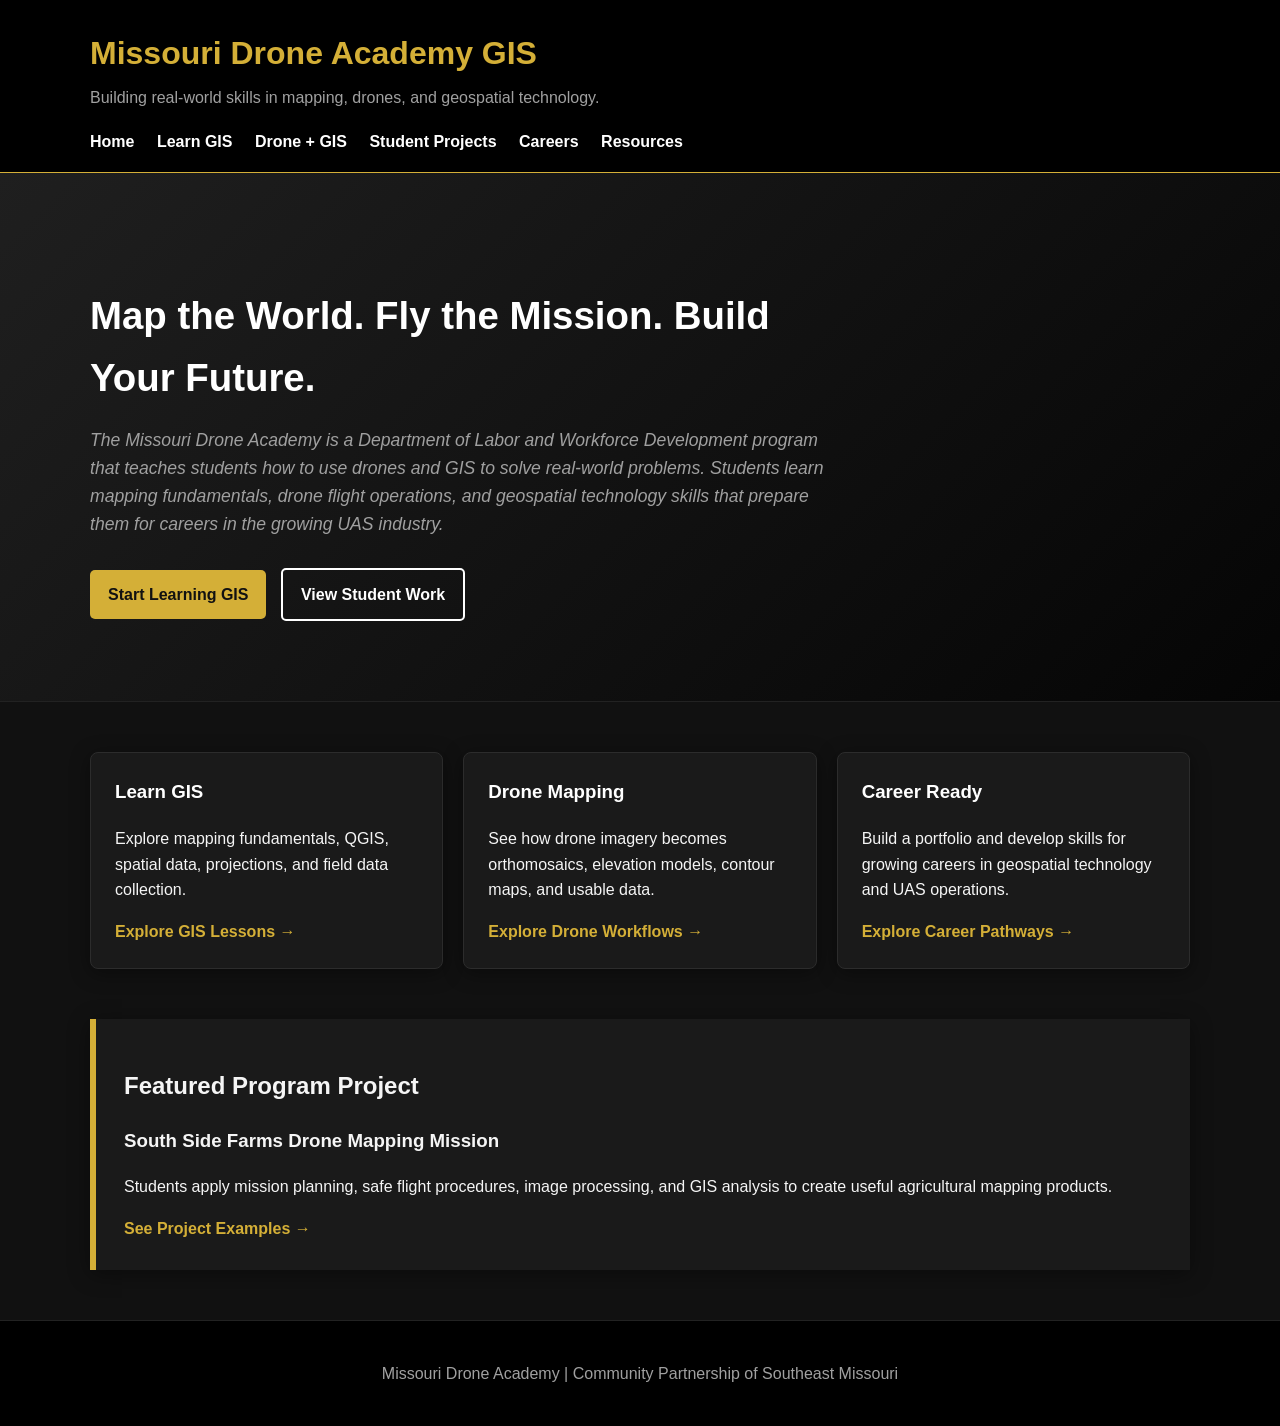
<file: index.html>
<!DOCTYPE html>
<html lang="en">
<head>
  <meta charset="UTF-8">
  <meta name="viewport" content="width=device-width, initial-scale=1.0">
  <title>Missouri Drone Academy | GIS</title>
  <link rel="stylesheet" href="css/style.css">
</head>

<body>
  <header>
    <div class="container">
      <h1>Missouri Drone Academy GIS</h1>
      <p>Building real-world skills in mapping, drones, and geospatial technology.</p>

      <nav>
        <a href="index.html">Home</a>
        <a href="gis.html">Learn GIS</a>
        <a href="drones.html">Drone + GIS</a>
        <a href="projects.html">Student Projects</a>
        <a href="careers.html">Careers</a>
        <a href="resources.html">Resources</a>
      </nav>
    </div>
  </header>

  <main>
    <section class="hero">
      <div class="container">
        <h2>Map the World. Fly the Mission. Build Your Future.</h2>
        <p>
          <em> 
            The Missouri Drone Academy is a Department of Labor and Workforce Development program that teaches students how to use drones and GIS to solve real-world problems. Students learn mapping fundamentals, drone flight operations, and geospatial technology skills that prepare them for careers in the growing UAS industry.
          </em>
        </p>
        <a class="button" href="gis.html">Start Learning GIS</a>
        <a class="button secondary" href="projects.html">View Student Work</a>
      </div>
    </section>

    <section class="container cards">
      <article class="card">
        <h3>Learn GIS</h3>
        <p>Explore mapping fundamentals, QGIS, spatial data, projections, and field data collection.</p>
        <a href="gis.html">Explore GIS Lessons →</a>
      </article>

      <article class="card">
        <h3>Drone Mapping</h3>
        <p>See how drone imagery becomes orthomosaics, elevation models, contour maps, and usable data.</p>
        <a href="drones.html">Explore Drone Workflows →</a>
      </article>

      <article class="card">
        <h3>Career Ready</h3>
        <p>Build a portfolio and develop skills for growing careers in geospatial technology and UAS operations.</p>
        <a href="careers.html">Explore Career Pathways →</a>
      </article>
    </section>

    <section class="container spotlight">
      <h2>Featured Program Project</h2>
      <h3>South Side Farms Drone Mapping Mission</h3>
      <p>
        Students apply mission planning, safe flight procedures, image processing,
        and GIS analysis to create useful agricultural mapping products.
      </p>
      <a href="projects.html">See Project Examples →</a>
    </section>
  </main>

  <footer>
    <p>Missouri Drone Academy | Community Partnership of Southeast Missouri</p>
  </footer>
</body>
</html>
  </div>
</section>
</file>
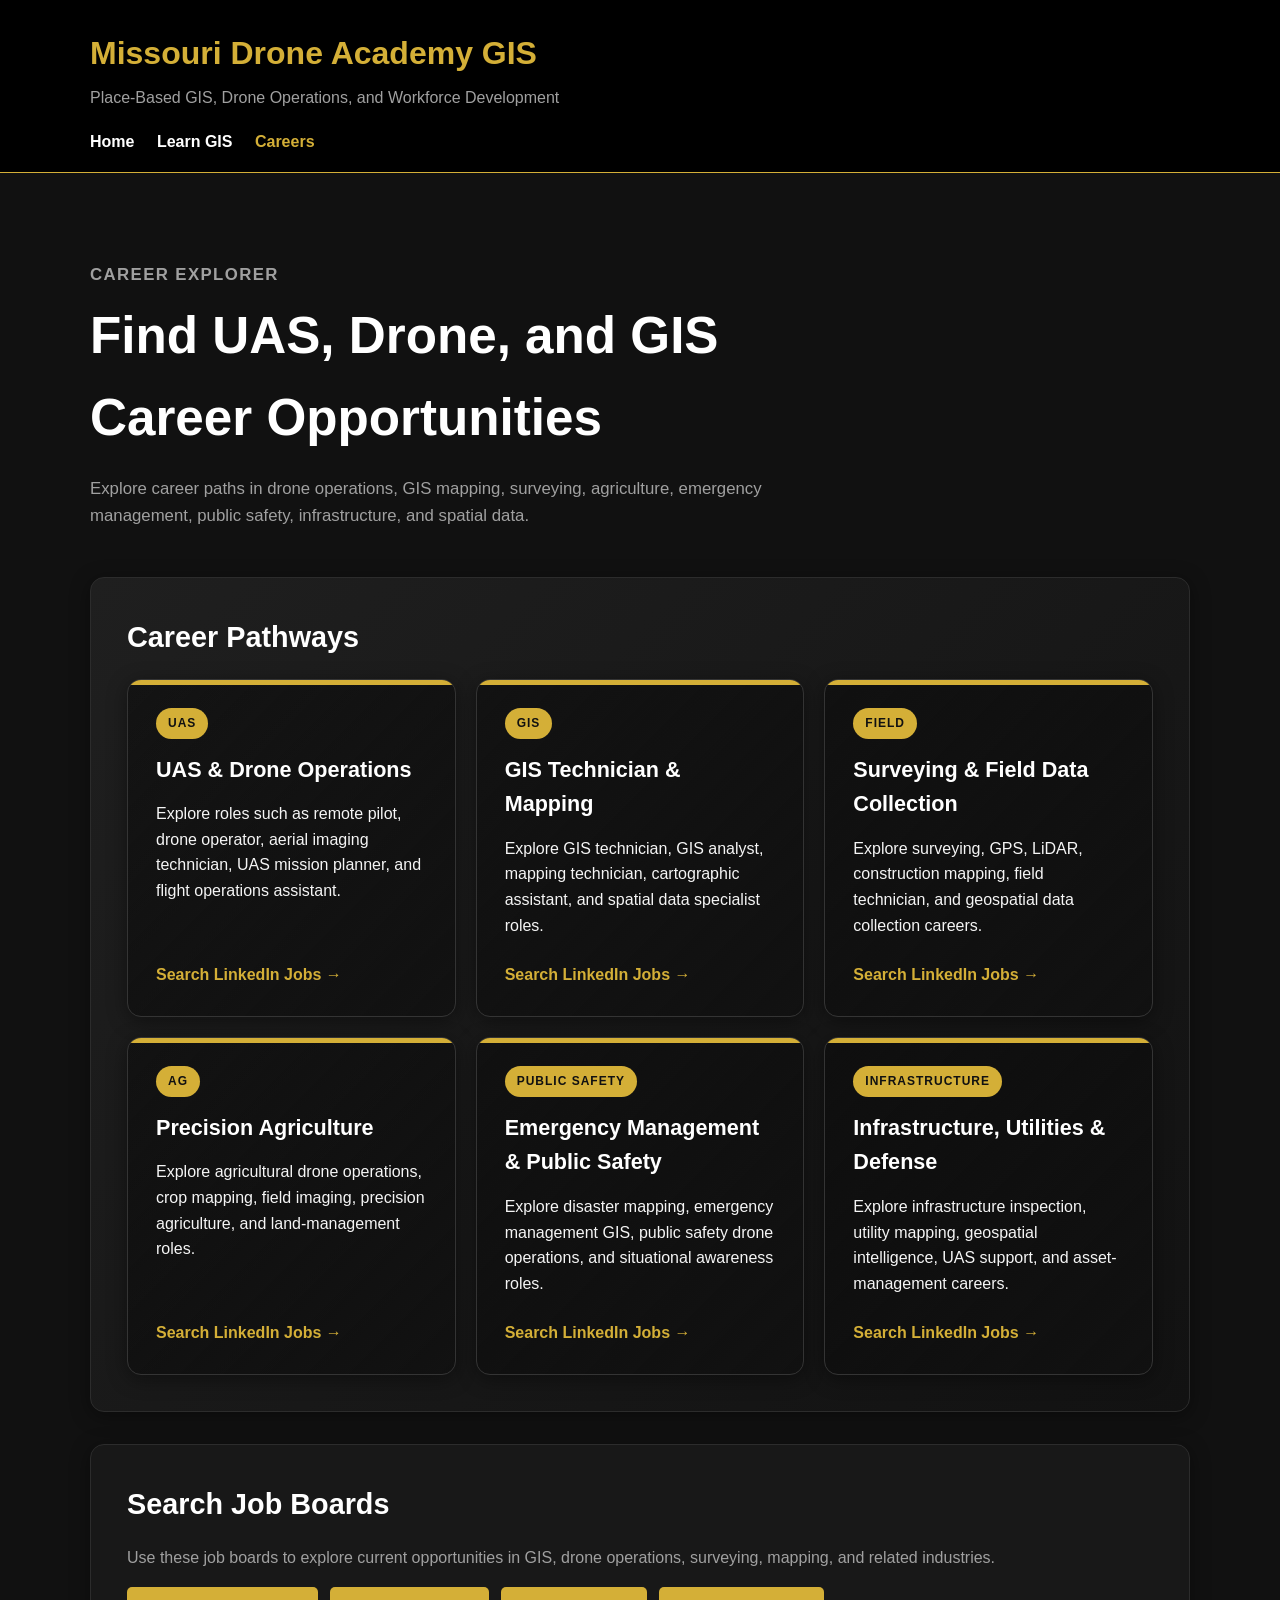
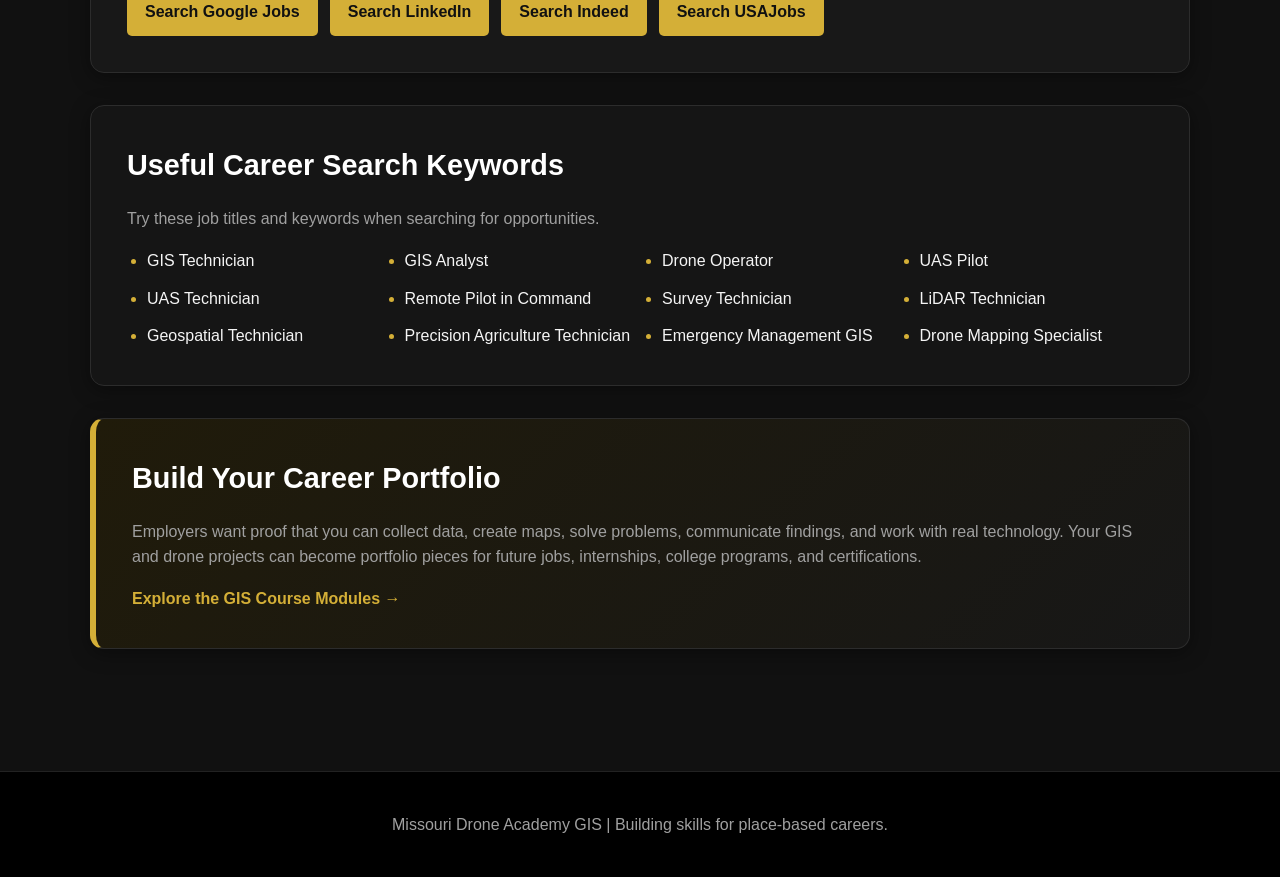
<file: careers.html>
<!DOCTYPE html>
<html lang="en">
<head>
  <meta charset="UTF-8">
  <meta name="viewport" content="width=device-width, initial-scale=1.0">

  <title>Careers | Missouri Drone Academy GIS</title>

  <link rel="stylesheet" href="css/style.css">
</head>

<body>

  <header>
    <div class="container">
      <h1>Missouri Drone Academy GIS</h1>
      <p>Place-Based GIS, Drone Operations, and Workforce Development</p>

      <nav>
        <a href="index.html">Home</a>
        <a href="gis.html">Learn GIS</a>
        <a class="active" href="careers.html">Careers</a>
      </nav>
    </div>
  </header>

  <main class="careers-page">
    <div class="container">

      <section class="careers-hero">
        <p class="eyebrow">CAREER EXPLORER</p>

        <h2>Find UAS, Drone, and GIS Career Opportunities</h2>

        <p>
          Explore career paths in drone operations, GIS mapping, surveying,
          agriculture, emergency management, public safety, infrastructure,
          and spatial data.
        </p>
      </section>

      <section class="careers-section careers-pathways">
        <h2>Career Pathways</h2>

        <div class="career-grid">

          <article class="career-card">
            <span class="career-badge">UAS</span>

            <h3>UAS &amp; Drone Operations</h3>

            <p>
              Explore roles such as remote pilot, drone operator,
              aerial imaging technician, UAS mission planner,
              and flight operations assistant.
            </p>

            <a
              href="https://www.linkedin.com/jobs/search/?keywords=UAS%20Drone%20Operator"
              target="_blank"
              rel="noopener noreferrer"
            >
              Search LinkedIn Jobs →
            </a>
          </article>

          <article class="career-card">
            <span class="career-badge">GIS</span>

            <h3>GIS Technician &amp; Mapping</h3>

            <p>
              Explore GIS technician, GIS analyst, mapping technician,
              cartographic assistant, and spatial data specialist roles.
            </p>

            <a
              href="https://www.linkedin.com/jobs/search/?keywords=GIS%20Technician"
              target="_blank"
              rel="noopener noreferrer"
            >
              Search LinkedIn Jobs →
            </a>
          </article>

          <article class="career-card">
            <span class="career-badge">FIELD</span>

            <h3>Surveying &amp; Field Data Collection</h3>

            <p>
              Explore surveying, GPS, LiDAR, construction mapping,
              field technician, and geospatial data collection careers.
            </p>

            <a
              href="https://www.linkedin.com/jobs/search/?keywords=Survey%20Technician%20GIS"
              target="_blank"
              rel="noopener noreferrer"
            >
              Search LinkedIn Jobs →
            </a>
          </article>

          <article class="career-card">
            <span class="career-badge">AG</span>

            <h3>Precision Agriculture</h3>

            <p>
              Explore agricultural drone operations, crop mapping,
              field imaging, precision agriculture, and land-management roles.
            </p>

            <a
              href="https://www.linkedin.com/jobs/search/?keywords=Precision%20Agriculture%20Drone"
              target="_blank"
              rel="noopener noreferrer"
            >
              Search LinkedIn Jobs →
            </a>
          </article>

          <article class="career-card">
            <span class="career-badge">PUBLIC SAFETY</span>

            <h3>Emergency Management &amp; Public Safety</h3>

            <p>
              Explore disaster mapping, emergency management GIS,
              public safety drone operations, and situational awareness roles.
            </p>

            <a
              href="https://www.linkedin.com/jobs/search/?keywords=Emergency%20Management%20GIS"
              target="_blank"
              rel="noopener noreferrer"
            >
              Search LinkedIn Jobs →
            </a>
          </article>

          <article class="career-card">
            <span class="career-badge">INFRASTRUCTURE</span>

            <h3>Infrastructure, Utilities &amp; Defense</h3>

            <p>
              Explore infrastructure inspection, utility mapping,
              geospatial intelligence, UAS support, and asset-management careers.
            </p>

            <a
              href="https://www.linkedin.com/jobs/search/?keywords=Geospatial%20UAS"
              target="_blank"
              rel="noopener noreferrer"
            >
              Search LinkedIn Jobs →
            </a>
          </article>

        </div>
      </section>

      <section class="careers-section careers-job-search">
        <h2>Search Job Boards</h2>

        <p>
          Use these job boards to explore current opportunities in GIS,
          drone operations, surveying, mapping, and related industries.
        </p>

        <div class="job-search-buttons">
          <a
            class="job-board-button"
            href="https://www.google.com/search?q=UAS+GIS+jobs"
            target="_blank"
            rel="noopener noreferrer"
          >
            Search Google Jobs
          </a>

          <a
            class="job-board-button"
            href="https://www.linkedin.com/jobs/"
            target="_blank"
            rel="noopener noreferrer"
          >
            Search LinkedIn
          </a>

          <a
            class="job-board-button"
            href="https://www.indeed.com/q-gis-jobs.html"
            target="_blank"
            rel="noopener noreferrer"
          >
            Search Indeed
          </a>

          <a
            class="job-board-button"
            href="https://www.usajobs.gov/Search/Results?k=GIS"
            target="_blank"
            rel="noopener noreferrer"
          >
            Search USAJobs
          </a>
        </div>
      </section>

      <section class="careers-section careers-keywords-section">
        <h2>Useful Career Search Keywords</h2>

        <p>
          Try these job titles and keywords when searching for opportunities.
        </p>

        <ul class="career-keywords">
          <li>GIS Technician</li>
          <li>GIS Analyst</li>
          <li>Drone Operator</li>
          <li>UAS Pilot</li>
          <li>UAS Technician</li>
          <li>Remote Pilot in Command</li>
          <li>Survey Technician</li>
          <li>LiDAR Technician</li>
          <li>Geospatial Technician</li>
          <li>Precision Agriculture Technician</li>
          <li>Emergency Management GIS</li>
          <li>Drone Mapping Specialist</li>
        </ul>
      </section>

      <section class="careers-section careers-portfolio spotlight">
        <h2>Build Your Career Portfolio</h2>

        <p>
          Employers want proof that you can collect data, create maps,
          solve problems, communicate findings, and work with real technology.
          Your GIS and drone projects can become portfolio pieces for future
          jobs, internships, college programs, and certifications.
        </p>

        <a href="gis.html">Explore the GIS Course Modules →</a>
      </section>

    </div>
  </main>

  <footer>
    <div class="container">
      <p>Missouri Drone Academy GIS | Building skills for place-based careers.</p>
    </div>
  </footer>

</body>
</html>
</file>
<file: css/style.css>
:root {
  --black-deep: #111111;
  --black-card: #1a1a1a;
  --gold: #d4af37;
  --gold-hover: #aa8226;
  --white: #ffffff;
  --off-white: #f5f5f5;
  --text-muted: #a0a0a0;
  --border-dark: #2c2c2c;
  --shadow: 0 4px 20px rgba(0, 0, 0, 0.4);
}

* {
  box-sizing: border-box;
}

body {
  margin: 0;
  font-family: Arial, Helvetica, sans-serif;
  line-height: 1.6;
  color: var(--off-white);
  background: var(--black-deep);
}

header {
  padding: 28px 0 18px;
  color: var(--white);
  background: #000000;
  border-bottom: 1px solid var(--gold);
}

.container {
  width: min(1100px, 92%);
  margin: auto;
}

header h1 {
  margin: 0;
  color: var(--gold);
}

header p {
  margin-top: 6px;
  color: var(--text-muted);
}

nav {
  margin-top: 18px;
}

nav a {
  margin-right: 18px;
  color: var(--white);
  font-weight: bold;
  text-decoration: none;
  transition: color 0.2s ease;
}

nav a:hover,
nav a.active {
  color: var(--gold);
}

.hero {
  padding: 80px 0;
  background: linear-gradient(135deg, #1f1f1f 0%, #050505 100%);
  border-bottom: 1px solid #222;
}

.hero h2 {
  max-width: 760px;
  margin-bottom: 12px;
  color: var(--white);
  font-size: 2.4rem;
}

.hero p {
  max-width: 760px;
  color: var(--text-muted);
  font-size: 1.1rem;
}

.button {
  display: inline-block;
  margin: 12px 10px 0 0;
  padding: 12px 18px;
  color: var(--black-deep);
  background: var(--gold);
  border-radius: 5px;
  font-weight: bold;
  text-decoration: none;
  transition: background 0.2s ease, transform 0.2s ease;
}

.button:hover {
  background: var(--gold-hover);
  transform: translateY(-2px);
}

.button.secondary {
  color: var(--white);
  background: transparent;
  border: 2px solid var(--white);
}

.button.secondary:hover {
  color: var(--black-deep);
  background: var(--white);
}

.cards {
  display: grid;
  grid-template-columns: repeat(auto-fit, minmax(235px, 1fr));
  gap: 20px;
  padding: 50px 0;
}

.card {
  padding: 24px;
  background: var(--black-card);
  border: 1px solid var(--border-dark);
  border-radius: 8px;
  box-shadow: var(--shadow);
}

.card h3 {
  margin-top: 0;
  color: var(--white);
}

.card a,
.spotlight a {
  color: var(--gold);
  font-weight: bold;
  text-decoration: none;
}

.card a:hover,
.spotlight a:hover {
  color: var(--gold-hover);
}

.spotlight {
  margin-bottom: 50px;
  padding: 28px;
  background: var(--black-card);
  border-left: 6px solid var(--gold);
  box-shadow: var(--shadow);
}

footer {
  padding: 24px 0;
  color: var(--text-muted);
  text-align: center;
  background: #000000;
  border-top: 1px solid #222;
}

/* ==============================
   CLICKABLE GIS MODULE BLOCKS
   ============================== */

.module-section {
  padding: 72px 0;
}

.section-heading {
  max-width: 720px;
  margin-bottom: 30px;
}

.eyebrow {
  margin-bottom: 6px;
  color: var(--gold);
  font-size: 0.85rem;
  font-weight: 800;
  letter-spacing: 1.4px;
  text-transform: uppercase;
}

.section-heading h2 {
  margin: 0;
  color: var(--white);
  font-size: clamp(2rem, 4vw, 3.2rem);
}

.section-heading p:last-child {
  color: var(--text-muted);
  font-size: 1.05rem;
}

.module-grid {
  display: grid;
  grid-template-columns: repeat(auto-fit, minmax(270px, 1fr));
  gap: 20px;
}

.module-card {
  position: relative;
  display: flex;
  flex-direction: column;
  min-height: 270px;
  padding: 28px;
  overflow: hidden;
  color: var(--white);
  text-decoration: none;
  border-radius: 14px;
  box-shadow: var(--shadow);
  transition: transform 0.25s ease, box-shadow 0.25s ease;
}

.module-card::after {
  position: absolute;
  inset: 0;
  z-index: 0;
  content: "";
  background: linear-gradient(
    135deg,
    rgba(0, 0, 0, 0.3),
    rgba(17, 17, 17, 0.9)
  );
  pointer-events: none;
}

.module-card > * {
  position: relative;
  z-index: 1;
}

.module-card:hover {
  transform: translateY(-8px);
  box-shadow: 0 20px 40px rgba(0, 0, 0, 0.6);
}

.module-card:focus {
  outline: 4px solid var(--gold);
  outline-offset: 4px;
}

.module-number {
  display: inline-flex;
  align-items: center;
  justify-content: center;
  width: 48px;
  height: 48px;
  margin-bottom: 24px;
  color: var(--black-deep);
  background: var(--gold);
  border-radius: 50%;
  font-weight: 900;
}

.module-card h3 {
  margin: 0 0 10px;
  color: var(--white);
  font-size: 1.5rem;
}

.module-card p {
  margin: 0;
  color: var(--off-white);
}

.module-card ul {
  margin: 12px 0 0;
  padding-left: 20px;
  color: var(--off-white);
}

.module-card li {
  margin-bottom: 4px;
}

.module-link {
  margin-top: auto;
  padding-top: 24px;
  color: var(--gold);
  font-weight: 800;
}

/* Module background images */

.module-1 {
  background: url("../images/module-place.jpg") center / cover;
}

.module-2 {
  background: url("../images/module-data.jpg") center / cover;
}

.module-3 {
  background: url("../images/module-qgis.jpg") center / cover;
}

.module-4 {
  background: url("../images/module-field.jpg") center / cover;
}

.module-5 {
  background: url("../images/module-drone.jpg") center / cover;
}

.module-6 {
  background: url("../images/module-analysis.jpg") center / cover;
}

.module-7 {
  background: url("../images/module-web-gis.jpg") center / cover;
}

.module-8 {
  background: url("../images/module-capstone.jpg") center / cover;
}

/* ==============================
   CAREERS PAGE
   ============================== */

.careers-page {
  padding: 72px 0;
}

.careers-hero {
  max-width: 780px;
  margin-bottom: 48px;
}

.careers-hero h2 {
  margin: 0 0 14px;
  color: var(--white);
  font-size: clamp(2rem, 4vw, 3.2rem);
}

.careers-hero p {
  max-width: 720px;
  color: var(--text-muted);
  font-size: 1.05rem;
}

.careers-section {
  margin-top: 32px;
  padding: 36px;
  background: var(--black-card);
  border: 1px solid var(--border-dark);
  border-radius: 14px;
  box-shadow: var(--shadow);
}

.careers-section h2 {
  margin-top: 0;
  margin-bottom: 18px;
  color: var(--white);
  font-size: 1.8rem;
}

.careers-section > p {
  color: var(--text-muted);
}

.careers-pathways {
  background: linear-gradient(135deg, #1f1f1f 0%, #121212 100%);
}

.careers-job-search {
  background: #181818;
}

.careers-keywords-section {
  background: #151515;
}

.careers-portfolio {
  background: linear-gradient(135deg, #201b0a 0%, #171717 100%);
  border-left: 6px solid var(--gold);
}

.career-grid {
  display: grid;
  grid-template-columns: repeat(auto-fit, minmax(245px, 1fr));
  gap: 20px;
}

/* Career pathway cards */

.career-card {
  position: relative;
  display: flex;
  flex-direction: column;
  min-height: 280px;
  padding: 28px;
  overflow: hidden;
  background: linear-gradient(
    135deg,
    rgba(0, 0, 0, 0.35),
    rgba(17, 17, 17, 0.95)
  );
  border: 1px solid #343434;
  border-radius: 14px;
  box-shadow: var(--shadow);
  transition: transform 0.25s ease, box-shadow 0.25s ease, border-color 0.25s ease;
}

.career-card::before {
  position: absolute;
  top: 0;
  left: 0;
  width: 100%;
  height: 5px;
  content: "";
  background: var(--gold);
}

.career-card:hover {
  transform: translateY(-8px);
  border-color: var(--gold);
  box-shadow: 0 20px 40px rgba(0, 0, 0, 0.65);
}

.career-card:focus-within {
  outline: 3px solid var(--gold);
  outline-offset: 4px;
}

.career-badge {
  display: inline-flex;
  align-items: center;
  justify-content: center;
  width: fit-content;
  padding: 6px 12px;
  color: var(--black-deep);
  background: var(--gold);
  border-radius: 999px;
  font-size: 0.75rem;
  font-weight: 900;
  letter-spacing: 1px;
}

.career-card h3 {
  margin: 14px 0;
  color: var(--white);
  font-size: 1.35rem;
}

.career-card p {
  margin: 0;
  color: var(--off-white);
}

.career-card a {
  margin-top: auto;
  padding-top: 24px;
  color: var(--gold);
  font-weight: 800;
  text-decoration: none;
}

.career-card a:hover {
  color: var(--gold-hover);
}

.job-search-buttons {
  display: flex;
  flex-wrap: wrap;
  gap: 12px;
}

.job-board-button {
  display: inline-block;
  padding: 12px 18px;
  color: var(--black-deep);
  background: var(--gold);
  border-radius: 5px;
  font-weight: 800;
  text-decoration: none;
  transition: background 0.2s ease, transform 0.2s ease;
}

.job-board-button:hover {
  background: var(--gold-hover);
  transform: translateY(-2px);
}

.career-keywords {
  display: grid;
  grid-template-columns: repeat(auto-fit, minmax(190px, 1fr));
  gap: 12px 24px;
  margin: 0;
  padding-left: 20px;
  color: var(--off-white);
}

.career-keywords li::marker {
  color: var(--gold);
}

/* ==============================
   MOBILE
   ============================== */

@media (max-width: 650px) {
  .module-card {
    min-height: 235px;
    padding: 24px;
  }

  .careers-page {
    padding: 50px 0;
  }

  .careers-section {
    padding: 24px;
  }

  .career-card {
    min-height: auto;
    padding: 24px;
  }

  .job-board-button {
    width: 100%;
    text-align: center;
  }
/* FORCE CAREER CARD STYLING */

.career-grid {
  display: grid !important;
  grid-template-columns: repeat(auto-fit, minmax(245px, 1fr)) !important;
  gap: 20px !important;
}

.career-card {
  position: relative !important;
  display: flex !important;
  flex-direction: column !important;
  min-height: 280px !important;
  padding: 28px !important;
  overflow: hidden !important;
  background: linear-gradient(
    135deg,
    rgba(0, 0, 0, 0.35),
    rgba(17, 17, 17, 0.95)
  ) !important;
  border: 1px solid #343434 !important;
  border-radius: 14px !important;
  box-shadow: 0 4px 20px rgba(0, 0, 0, 0.4) !important;
  transition: transform 0.25s ease, box-shadow 0.25s ease !important;
}

.career-card::before {
  content: "" !important;
  position: absolute !important;
  top: 0 !important;
  left: 0 !important;
  width: 100% !important;
  height: 5px !important;
  background: #d4af37 !important;
}

.career-card:hover {
  transform: translateY(-8px) !important;
  border-color: #d4af37 !important;
  box-shadow: 0 20px 40px rgba(0, 0, 0, 0.65) !important;
}

.career-badge {
  display: inline-flex !important;
  width: fit-content !important;
  padding: 6px 12px !important;
  color: #111111 !important;
  background: #d4af37 !important;
  border-radius: 999px !important;
  font-size: 0.75rem !important;
  font-weight: 900 !important;
  letter-spacing: 1px !important;
}

.career-card h3 {
  margin: 14px 0 !important;
  color: #ffffff !important;
  font-size: 1.35rem !important;
}

.career-card p {
  margin: 0 !important;
  color: #f5f5f5 !important;
}

.career-card a {
  margin-top: auto !important;
  padding-top: 24px !important;
  color: #d4af37 !important;
  font-weight: 800 !important;
  text-decoration: none !important;
}
</file>
